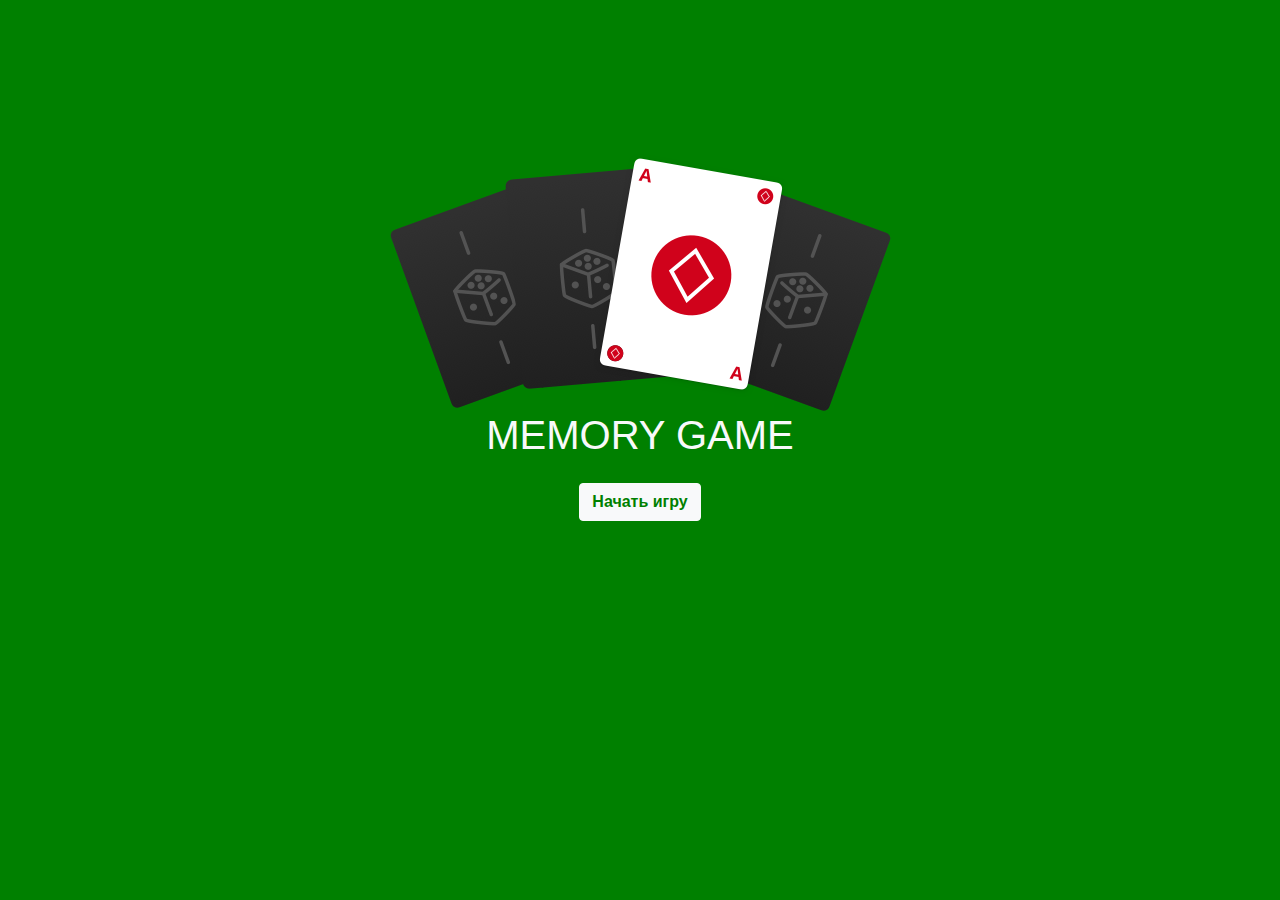
<file: index.html>
<!DOCTYPE html>
<html lang="en">
<head>
	<!-- Bootstrap CSS -->
	<link rel="stylesheet" href="https://maxcdn.bootstrapcdn.com/bootstrap/4.0.0/css/bootstrap.min.css" integrity="sha384-Gn5384xqQ1aoWXA+058RXPxPg6fy4IWvTNh0E263XmFcJlSAwiGgFAW/dAiS6JXm" crossorigin="anonymous">
	<link rel="stylesheet" href="firstPage.css">
	<meta charset="UTF-8">
	<title>Document</title>
</head>
<body>
	<div data-tid="App" class="container">
		<div class="row justify-content-center">
			<img src="assets/StartGame.png" alt="">
		</div>
		<div class="row justify-content-center">
			<h1>MEMORY GAME</h1>
		</div>		
		<div class="row justify-content-center">
			<form action="firstPage.html">
				<button data-tid="NewGame-startGame" class="btn btn-light" type="submit"><strong>Начать игру</strong></button>
			</form>
		</div>
	</div>	
</body>
</html>
</file>
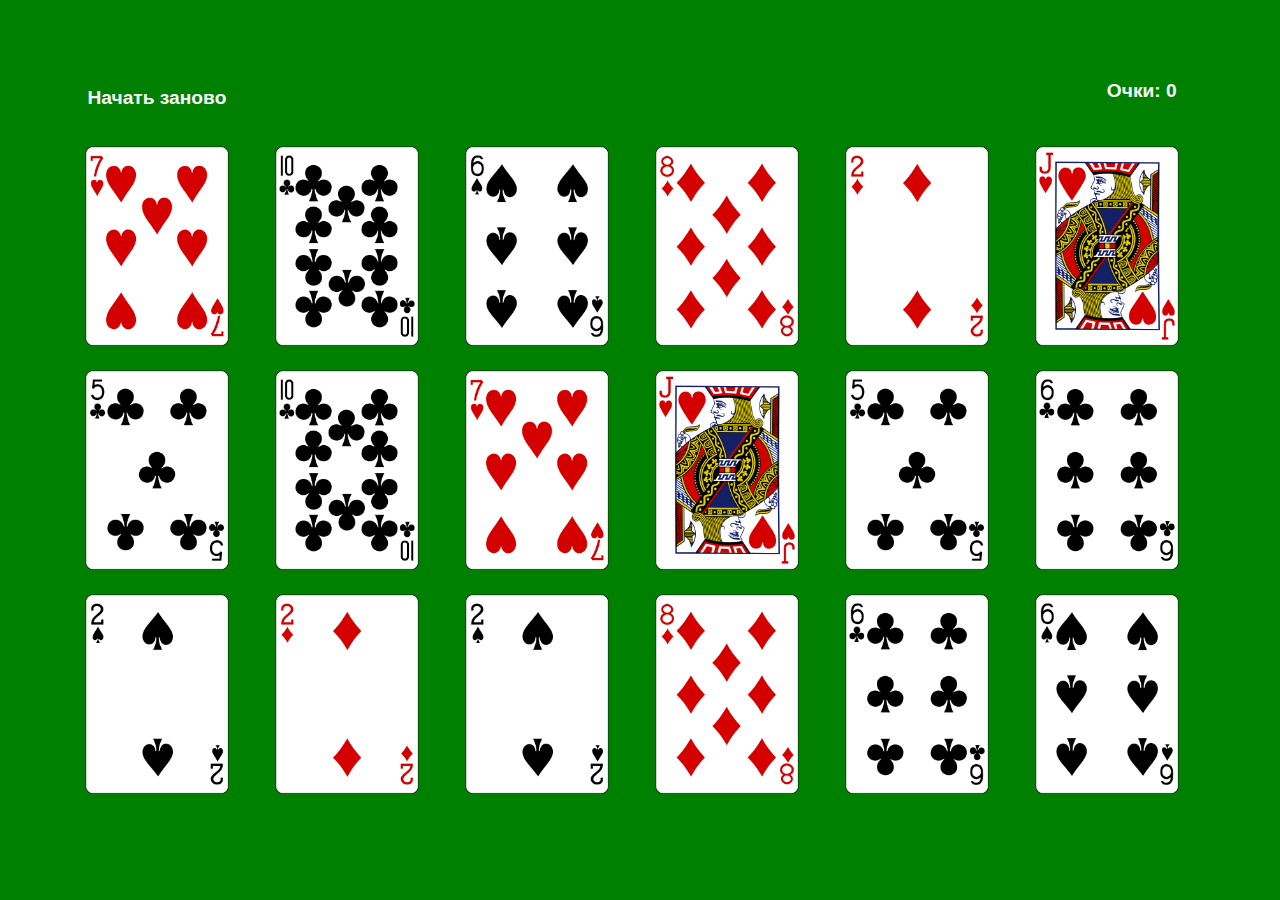
<file: firstPage.html>
<!DOCTYPE html>
<html lang="en">
<head>
	<meta charset="UTF-8">
	<title>Document</title>	
	<meta name="viewport" content="width=device-width, initial-scale=1, shrink-to-fit=no">
	<!-- Bootstrap CSS -->
	<link rel="stylesheet" href="https://maxcdn.bootstrapcdn.com/bootstrap/4.0.0/css/bootstrap.min.css" integrity="sha384-Gn5384xqQ1aoWXA+058RXPxPg6fy4IWvTNh0E263XmFcJlSAwiGgFAW/dAiS6JXm" crossorigin="anonymous">
	<link rel="stylesheet" href="style.css">
</head>
<body>
	<div  data-tid="Deck" class="container screen">
		<div class="row above justify-content-between">
			<a data-tid="Menu-newGame" href="firstPage.html" class="restart btn btn-link"><strong>Начать заново</strong></a>
			<p>
				<strong>Очки: <span data-tid="Menu-scores" id="grades">0</span></strong>
			</p>
		</div>
		<div class="row justify-content-around">
			<div class="justify-content-center col-sm-2 asset" data-tid="Card" id="card1">
				<img data-tid="Card" src="#" alt="" id="front1" class="picture">
				<img data-tid="Card-flipped" onclick="screenB(this,0)" src="Cards/null.png" alt="" id="back1" class="pictureback">
			</div>
			<div class="justify-content-center col-sm-2 asset" data-tid="Card" id="card2">
				<img data-tid="Card" src="#" alt="" id="front2" class="picture">
				<img data-tid="Card-flipped" onclick="screenB(this,1)" src="Cards/null.png" alt="" id="back2" class="pictureback">
			</div>
			<div class="justify-content-center col-sm-2 asset" data-tid="Card" id="card3">
				<img data-tid="Card" src="#" alt="" id="front3" class="picture">
				<img data-tid="Card-flipped" onclick="screenB(this,2)" src="Cards/null.png" alt="" id="back3" class="pictureback">
			</div>
			<div class="justify-content-center col-sm-2 asset" data-tid="Card" id="card4">
				<img data-tid="Card" src="#" alt="" id="front4" class="picture">
				<img data-tid="Card-flipped" onclick="screenB(this,3)" src="Cards/null.png" alt="" id="back4" class="pictureback">
			</div>
			<div class="justify-content-center col-sm-2 asset" data-tid="Card" id="card5">
				<img data-tid="Card" src="#" alt="" id="front5" class="picture">
				<img data-tid="Card-flipped" onclick="screenB(this,4)" src="Cards/null.png" alt="" id="back5" class="pictureback">
			</div>
			<div class="justify-content-center col-sm-2 asset" data-tid="Card" id="card6">
				<img data-tid="Card" src="#" alt="" id="front6" class="picture">
				<img data-tid="Card-flipped" onclick="screenB(this,5)" src="Cards/null.png" alt="" id="back6" class="pictureback">
			</div>
		</div>
		<div class="row justify-content-around">
			<div class="justify-content-center col-sm-2 asset" data-tid="Card" id="card7">
				<img data-tid="Card" src="#" alt="" id="front7" class="picture">
				<img data-tid="Card-flipped" onclick="screenB(this,6)" src="Cards/null.png" alt="" id="back7" class="pictureback">
			</div>
			<div class="justify-content-center col-sm-2 asset" data-tid="Card" id="card8">
				<img data-tid="Card" src="#" alt="" id="front8" class="picture">
				<img data-tid="Card-flipped" onclick="screenB(this,7)" src="Cards/null.png" alt="" id="back8" class="pictureback">
			</div>
			<div class="justify-content-center col-sm-2 asset" data-tid="Card" id="card9">
				<img data-tid="Card" src="#" alt="" id="front9" class="picture">
				<img data-tid="Card-flipped" onclick="screenB(this,8)" src="Cards/null.png" alt="" id="back9" class="pictureback">
			</div>
			<div class="justify-content-center col-sm-2 asset" data-tid="Card" id="card10">
				<img  data-tid="Card" src="#" alt="" id="front10" class="picture">
				<img  data-tid="Card-flipped" onclick="screenB(this,9)" src="Cards/null.png" alt="" id="back10" class="pictureback"
				></div>
				<div class="justify-content-center col-sm-2 asset" data-tid="Card" id="card11">
					<img  data-tid="Card" src="#" alt="" id="front11" class="picture">
					<img  data-tid="Card-flipped" onclick="screenB(this,10)" src="Cards/null.png" alt="" id="back11" class="pictureback">
				</div>
				<div class="justify-content-center col-sm-2 asset" data-tid="Card" id="card12">
					<img  data-tid="Card" src="#" alt="" id="front12" class="picture">
					<img  data-tid="Card-flipped" onclick="screenB(this,11)" src="Cards/null.png" alt="" id="back12" class="pictureback">
				</div>
			</div>
			<div class="row justify-content-around">
				<div class="justify-content-center col-sm-2 asset" data-tid="Card" id="card13">
					<img  data-tid="Card" src="#" alt="" id="front13" class="picture">
					<img  data-tid="Card-flipped" onclick="screenB(this,12)" src="Cards/null.png" alt="" id="back13" class="pictureback">
				</div>
				<div class="justify-content-center col-sm-2 asset" data-tid="Card" id="card14">
					<img  data-tid="Card" src="#" alt="" id="front14" class="picture">
					<img  data-tid="Card-flipped" onclick="screenB(this,13)" src="Cards/null.png" alt="" id="back14" class="pictureback">
				</div>
				<div class="justify-content-center col-sm-2 asset" data-tid="Card" id="card15">
					<img  data-tid="Card" src="#" alt="" id="front15" class="picture">
					<img  data-tid="Card-flipped" onclick="screenB(this,14)" src="Cards/null.png" alt="" id="back15" class="pictureback">
				</div>
				<div class="justify-content-center col-sm-2 asset" data-tid="Card" id="card16">
					<img  data-tid="Card" src="#" alt="" id="front16" class="picture">
					<img  data-tid="Card-flipped" onclick="screenB(this,15)" src="Cards/null.png" alt="" id="back16" class="pictureback">
				</div>
				<div class="justify-content-center col-sm-2 asset" data-tid="Card" id="card17">
					<img  data-tid="Card" src="#" alt="" id="front17" class="picture">
					<img  data-tid="Card-flipped" onclick="screenB(this,16)" src="Cards/null.png" alt="" id="back17" class="pictureback">
				</div>
				<div class="justify-content-center col-sm-2 asset" data-tid="Card" id="card18">
					<img  data-tid="Card" src="#" alt="" id="front18" class="picture">
					<img  data-tid="Card-flipped" onclick="screenB(this,17)" src="Cards/null.png" alt="" id="back18" class="pictureback">
				</div>
			</div>			
		</div>
		<script src="js.js" defer></script>
	</body>
	</html>
</file>
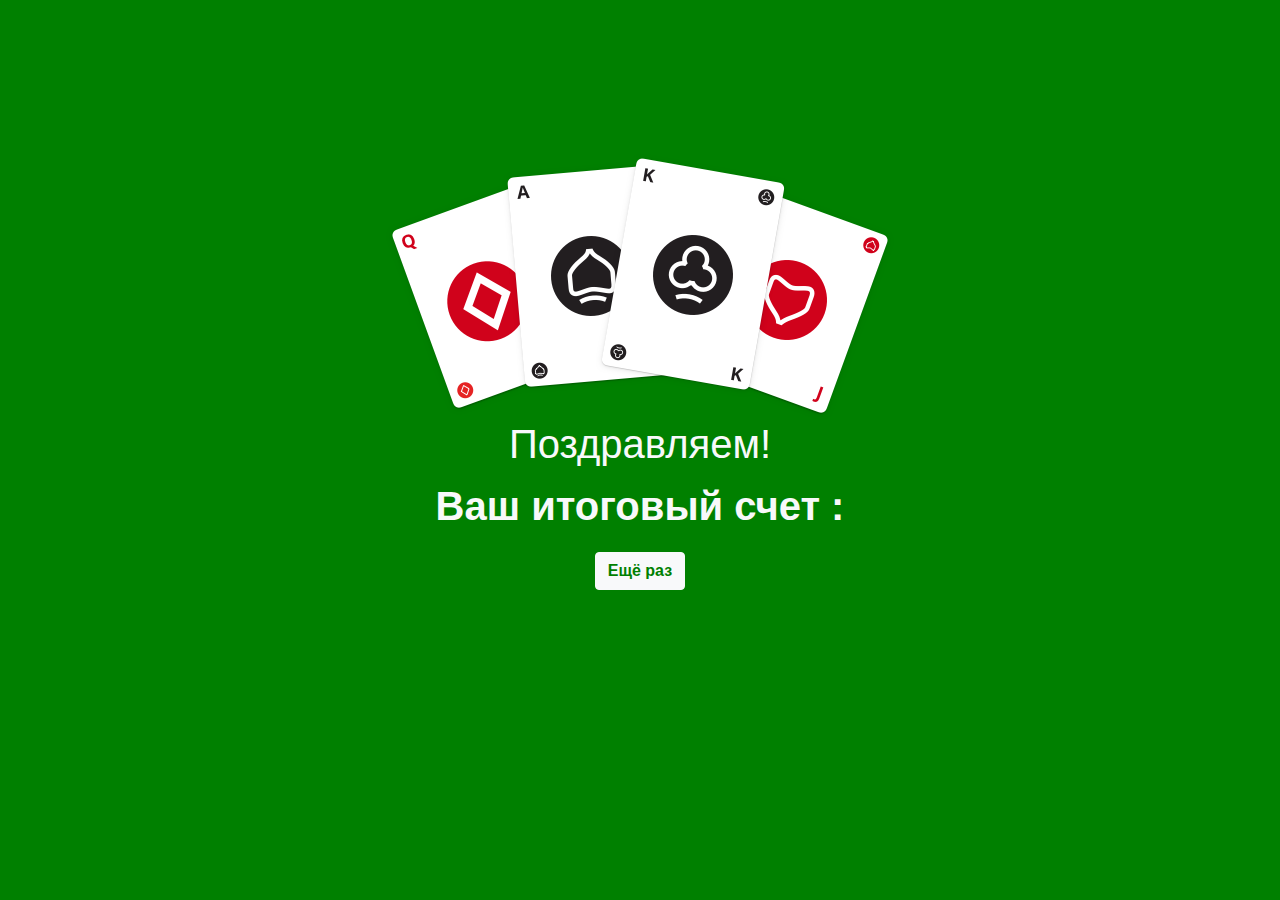
<file: lastPage.html>
<!DOCTYPE html>
<html lang="en">
<head>
	<!-- Bootstrap CSS -->
	<link rel="stylesheet" href="https://maxcdn.bootstrapcdn.com/bootstrap/4.0.0/css/bootstrap.min.css" integrity="sha384-Gn5384xqQ1aoWXA+058RXPxPg6fy4IWvTNh0E263XmFcJlSAwiGgFAW/dAiS6JXm" crossorigin="anonymous">
	<link rel="stylesheet" href="lastPage.css">
	<meta charset="UTF-8">
	<title>Document</title>
	<script>
		function param(Name)
		{
			var pp = 10;
			var Params = location.search.substring(1).split("&");
			var variable = "";
			for (var i = 0; i < Params.length; i++)
			{
				if(Params[i].split("=")[0] == Name)
				{
					if (Params[i].split("=").length > 1)
						variable = Params[i].split("=")[1];
					return variable;
				}}
				return "";
			}
			var select=param("per");
			console.log(select);
			window.onload = function() {
				document.getElementById('grades').innerHTML=select;
			}
		</script>
	</head>
	<body>
		<div class="container">
			<div class="row justify-content-center">
				<img src="assets/Group2.png" alt="">
			</div>
			<div class="row justify-content-center">
				<h1>Поздравляем!</h1>				
			</div>	
			<div class="row justify-content-center record">
				<p><strong>Ваш итоговый счет : <span id='grades'>0</span></strong></p>
			</div>	
			<div class="row justify-content-center">			
				<form action="firstPage.html">
					<button data-tid="EndGame-retryGame" class="btn btn-light" type="submit"><strong>Ещё раз</strong></button>
				</form>			
			</div>
		</div>		
	</body>
	</html>
</file>
<file: firstPage.css>
body{
	background: green;
	padding-top: 12%;
}
h1{
	color:#f8f9fa;
}
button{
	color: green !important;
}
form{
	margin-top: 1em;
}
</file>
<file: style.css>
body{
	background: green;
	margin-top: 6%;
	padding: 0;
}
img{
	width: 90%;
	height: auto;
}
.row{
	margin-top: 1.5em;
}
.pictureback{
	display: none;
}
.above{
	font-size: 1.2em;
	padding-left: 0.4%;
	padding-right: 3%;
	color: #f8f9fa;
}
.restart, .restart:hover{
	font-size: inherit;
	color: #f8f9fa;
}
</file>
<file: lastPage.css>
body{
	background: green;
	padding-top: 12%;
}
h1{
	color:#f8f9fa;
}
button{
	color: green !important;
}
.record{
	color:#f8f9fa;
	font-size: 2.5em;
}
</file>
